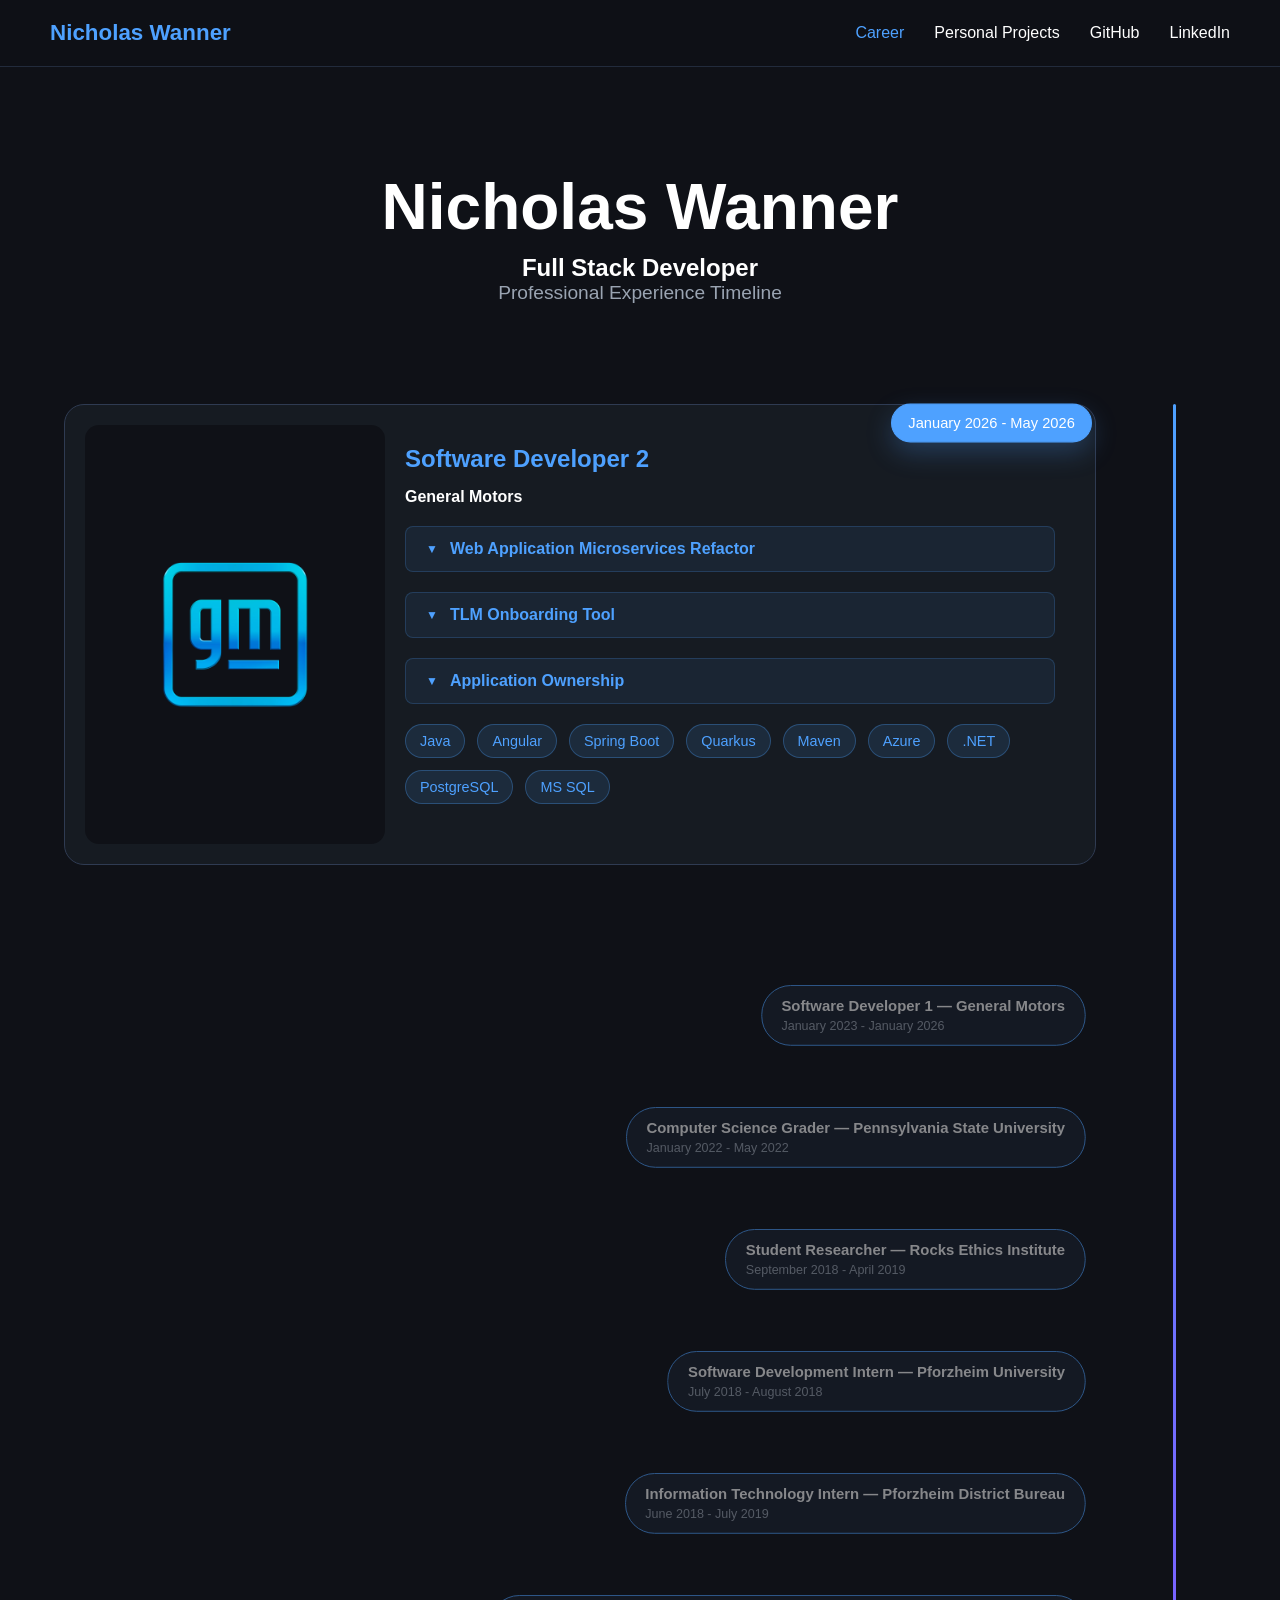
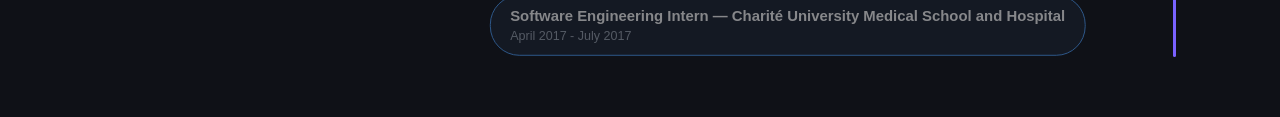
<file: index.html>
<!DOCTYPE html>
<html lang="en">

<head>
  <meta charset="UTF-8" />
  <meta name="viewport" content="width=device-width, initial-scale=1.0" />
  <title>Nicholas Wanner | Career Timeline</title>

  <link rel="stylesheet" href="css/global.css">
  <link rel="stylesheet" href="css/navbar.css">
  <link rel="stylesheet" href="css/timeline-item.css">
  <link rel="stylesheet" href="css/description-accordion.css">
  <link rel="stylesheet" href="css/career.css">
  <link rel="icon" href="./favicon.ico?v=2" type="image/x-icon">
</head>

<body>
  <div id="navbar"></div>
  <header class="hero">
    <h1>Nicholas Wanner</h1>
    <h2>Full Stack Developer</h2>
    <p>Professional Experience Timeline</p>
  </header>

  <main class="timeline-container">
    <div class="timeline-line"></div>
    <div class="timeline-items">
  </main>
  <script src="js/navbar.js"></script>
  <script src="js/description-accordion.js"></script>
  <script src="js/timeline-item.js"></script>
  <script src="js/career.js"></script>
</body>

</html>
</file>
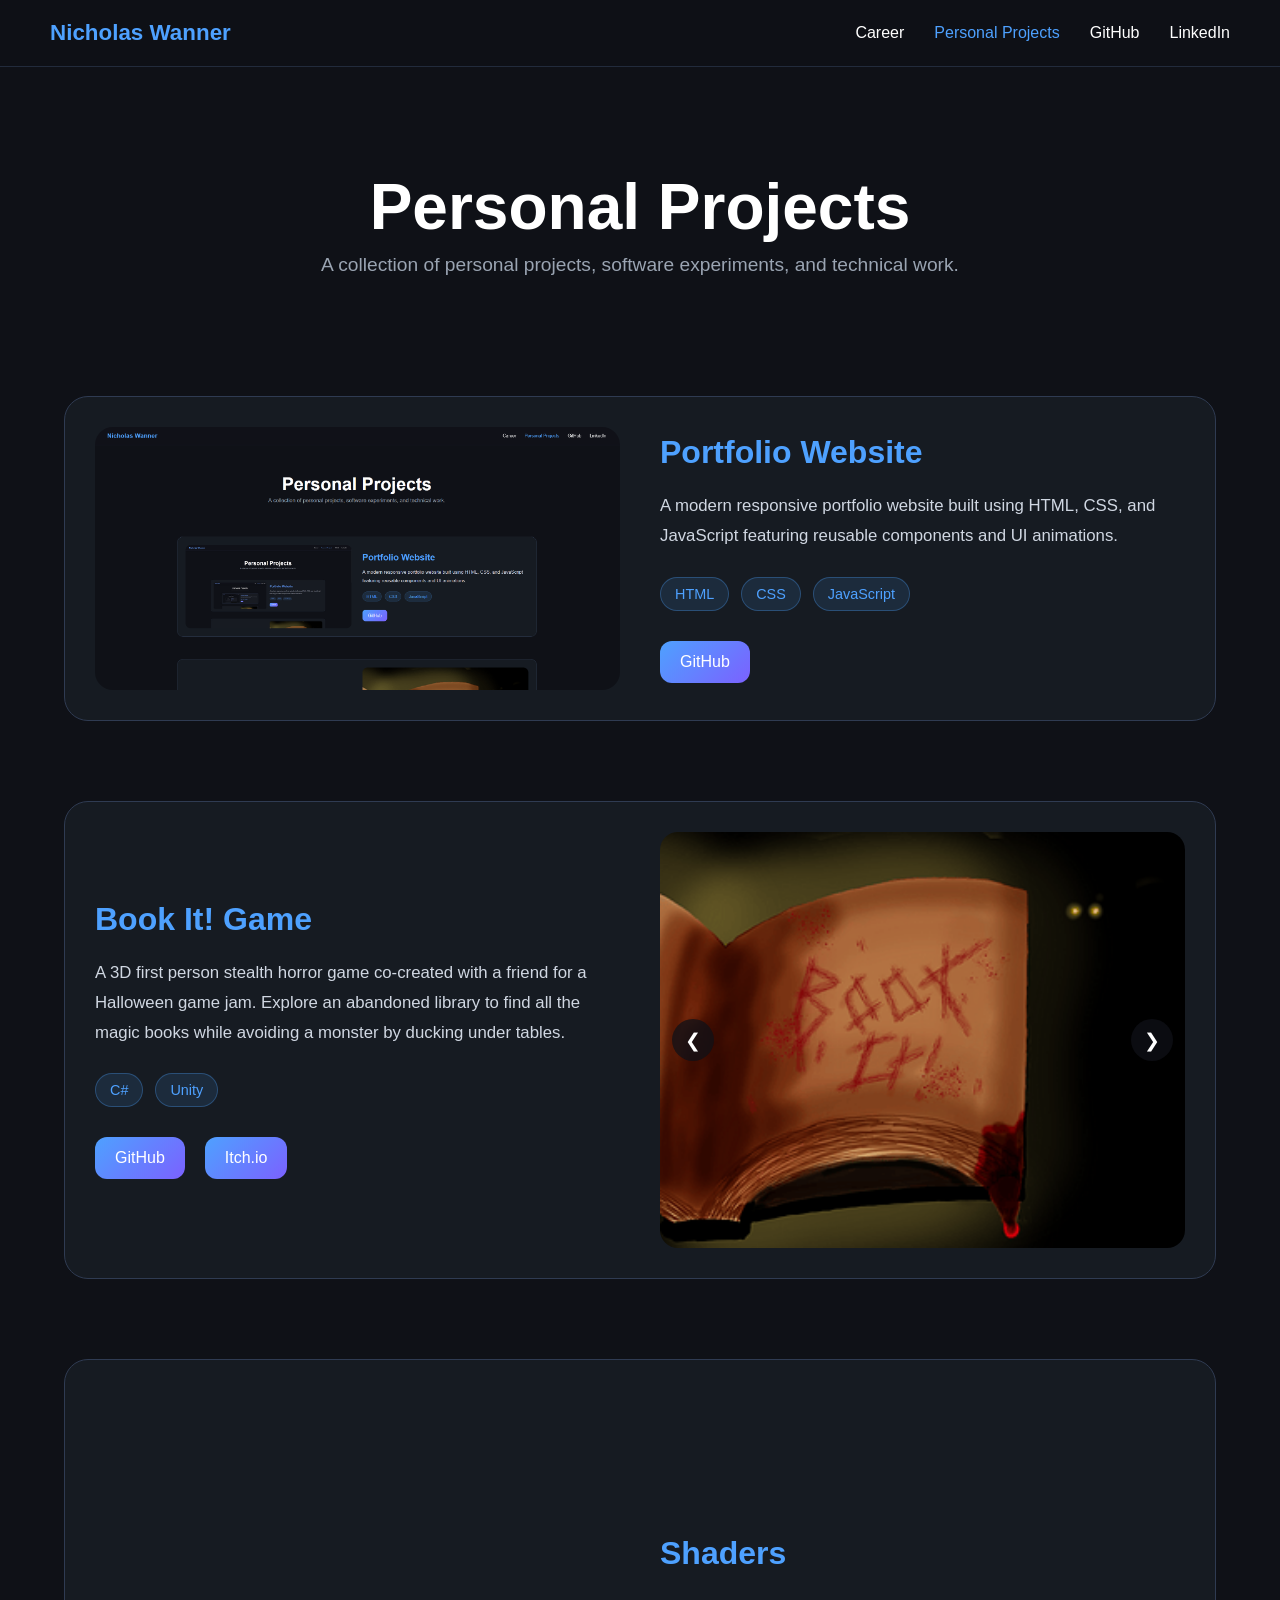
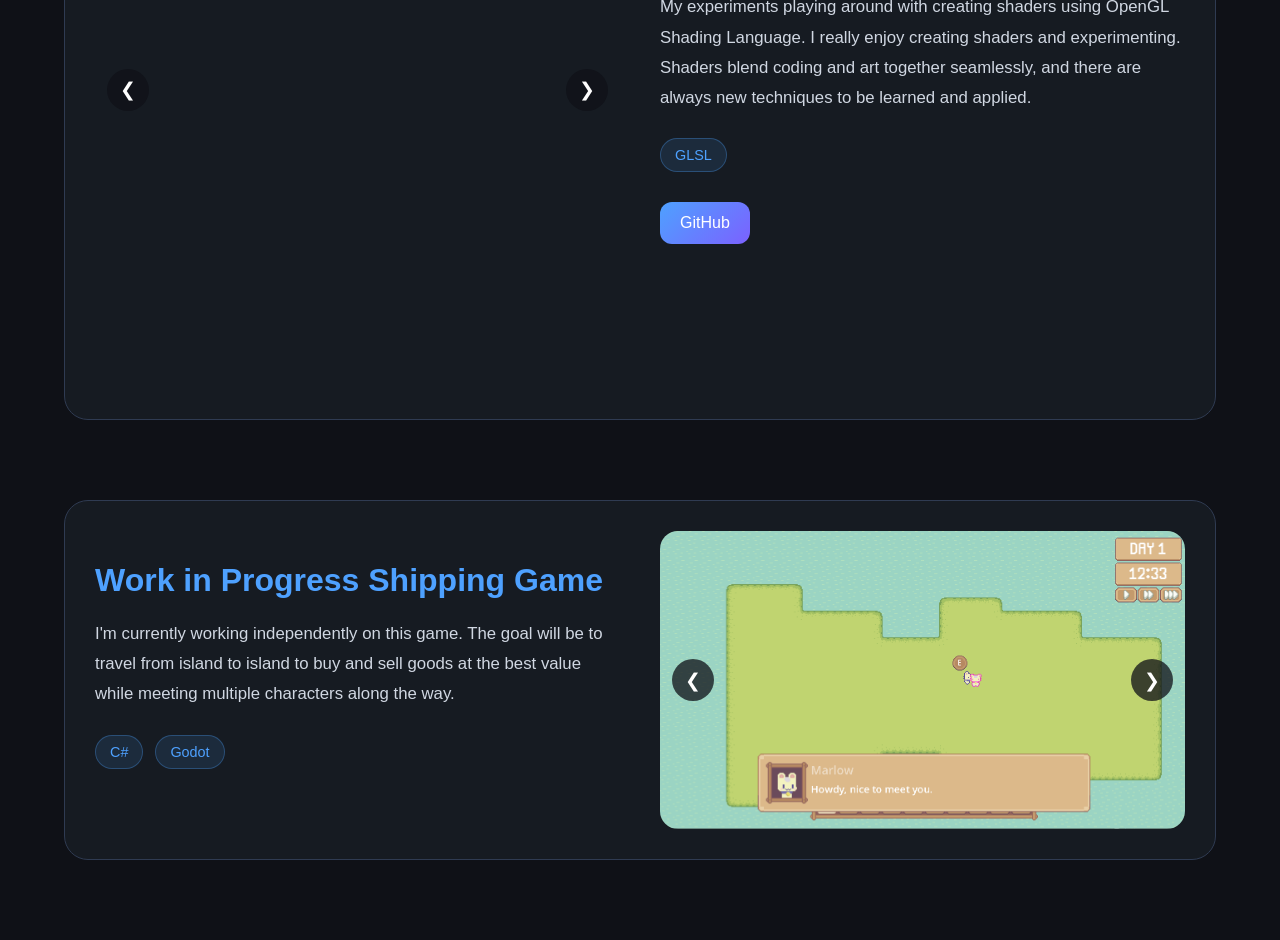
<file: projects.html>
<!DOCTYPE html>
<html lang="en">

<head>

  <meta charset="UTF-8">
  <meta name="viewport" content="width=device-width, initial-scale=1.0">

  <title>Nicholas Wanner | Personal Projects</title>

  <link rel="stylesheet" href="css/global.css">
  <link rel="stylesheet" href="css/navbar.css">
  <link rel="stylesheet" href="css/projects.css">
  <link rel="stylesheet" href="css/project-card.css">

</head>

<body>

  <div id="navbar"></div>

  <section class="hero">

    <h1>Personal Projects</h1>

    <p>
      A collection of personal projects,
      software experiments, and technical work.
    </p>

  </section>

  <section class="projects-container">
    <!-- cards injected here -->
  </section>

  <script src="js/navbar.js"></script>
  <script src="js/project-card.js"></script>
  <script src="js/projects.js"></script>

</body>

</html>
</file>
<file: css/global.css>
/* RESET */

* {
  margin: 0;
  padding: 0;
  box-sizing: border-box;
}

/* GLOBAL BODY */

body {
  background: #0f1117;
  color: white;
  font-family: Arial, Helvetica, sans-serif;
  overflow-x: hidden;

  /* Push content below fixed navbar */
  padding-top: 90px;
}

/* HERO SECTION */

.hero {
  text-align: center;
  padding: 80px 20px 40px;
}

.hero h1 {
  font-size: 4rem;
  margin-bottom: 10px;
}

.hero p {
  color: #9aa4b2;
  font-size: 1.2rem;
}

/* SHARED LINKS */

a {
  color: inherit;
}
</file>
<file: css/navbar.css>
/* NAVBAR */

.navbar {
  position: fixed;
  top: 0;
  width: 100%;

  display: flex;
  justify-content: space-between;
  align-items: center;

  padding: 20px 50px;

  background: rgba(15, 17, 23, 0.85);

  backdrop-filter: blur(10px);

  border-bottom: 1px solid #222b3c;

  z-index: 1000;
}

/* LOGO */

.nav-logo {
  font-size: 1.4rem;
  font-weight: bold;
  color: #4ea1ff;
}

/* NAV LINKS */

.nav-links {
  display: flex;
  gap: 30px;
  list-style: none;
}

.nav-links a {
  text-decoration: none;
  color: white;

  transition: 0.3s ease;
}

.nav-links a:hover {
  color: #4ea1ff;
}

/* ACTIVE PAGE */

.active-nav {
  color: #4ea1ff !important;
}
</file>
<file: css/timeline-item.css>
/* =========================
   TIMELINE ITEM COMPONENT
   ========================= */

/* ITEM WRAPPER (visual interaction) */
.timeline-item {
  position: relative;
  opacity: 0.5;
  transform: scale(0.98);
  transition: all 0.35s ease;
}

/* =========================
     TIMELINE BUTTON (PILL)
     ========================= */

.timeline-date {
  position: absolute;
  right: 0;
  top: 0;

  background: #1b2230;
  color: white;

  border: 1px solid #4ea1ff;
  border-radius: 30px;

  padding: 12px 20px;

  cursor: pointer;

  display: flex;
  flex-direction: column;
  align-items: flex-start;
  gap: 4px;

  z-index: 2;

  transition:
    background 0.3s ease,
    transform 0.35s cubic-bezier(0.2, 0.8, 0.2, 1),
    box-shadow 0.3s ease,
    padding 0.3s ease,
    border-radius 0.3s ease;
}

.timeline-date:hover {
  background: #4ea1ff;
  transform: translateX(-5px) scale(1.01);
}

/* TEXT INSIDE BUTTON */
.timeline-date .summary {
  font-size: 0.95rem;
  font-weight: 600;
  color: white;
  opacity: 1;
}

.timeline-date .dates {
  font-size: 0.8rem;
  color: #9aa4b2;
  opacity: 1;
}

/* TEXT ANIMATION */
.timeline-date .summary,
.timeline-date .dates {
  transition: opacity 0.25s ease, transform 0.25s ease;
}

/* =========================
     ACTIVE STATE (CLICKED)
     ========================= */

.timeline-item.active .timeline-date {
  padding: 10px 16px;
  border-radius: 20px;

  flex-direction: row;
  align-items: center;
  gap: 0;

  background: #4ea1ff;
  transform: translateX(-6px) scale(1.02);
  box-shadow: 0 10px 25px rgba(78, 161, 255, 0.25);
}

.timeline-item.active .timeline-date .summary {
  opacity: 0;
  width: 0;
  height: 0;
  overflow: hidden;
}

.timeline-item.active .timeline-date .dates {
  font-size: 0.9rem;
  color: white;
  opacity: 1;
}

/* =========================
     CONTENT CARD
     ========================= */

.timeline-content {
  background: #161b22;
  border: 1px solid #2f3b52;
  border-radius: 20px;

  overflow: hidden;

  display: grid;
  grid-template-columns:
    minmax(180px, 300px) minmax(0, 1fr);

  align-items: stretch;

  max-height: 0;
  opacity: 0;
  transform: translateY(-10px);

  padding: 0;

  transition:
    max-height 0.6s cubic-bezier(0.4, 0, 0.2, 1),
    opacity 0.4s ease,
    transform 0.4s ease,
    padding 0.4s ease;
}

.timeline-content.active {
  max-height: 2000px;
  opacity: 1;
  transform: translateY(0);
  padding: 20px;
}

/* IMAGE HANDLING */
.timeline-content img {
  width: 100%;
  height: 100%;
  object-fit: contain;
  padding: 20px;
  background: #0f1117;
  border-radius: 14px;
}

.timeline-content.no-image {
  grid-template-columns: 1fr;
}

/* TEXT */
.content-text {
  padding: 20px;
}

.content-text h2 {
  margin-bottom: 15px;
  color: #4ea1ff;
}

.timeline-tags {
  display: flex;
  flex-wrap: wrap;
  gap: 12px;
  margin: 14px 0 20px;
}

.timeline-tags span {
  background: rgba(78, 161, 255, 0.12);
  color: #4ea1ff;
  border: 1px solid rgba(78, 161, 255, 0.3);
  padding: 8px 14px;
  border-radius: 30px;
  font-size: 0.9rem;
}

.content-text p {
  line-height: 1.7;
  color: #d0d7e2;

  white-space: normal;
  overflow-wrap: break-word;
  word-break: break-word;
}
</file>
<file: css/description-accordion.css>
/* =========================
   ACCORDION COMPONENT
   ========================= */

.description-accordion {
  margin-bottom: 20px;
  margin-top: 20px;
}

.accordion-summary {
  cursor: pointer;
  padding: 12px 16px;
  background: rgba(78, 161, 255, 0.08);
  border: 1px solid rgba(78, 161, 255, 0.2);
  border-radius: 8px;
  color: #4ea1ff;
  font-weight: 600;
  font-size: 1rem;
  user-select: none;
  transition: all 0.3s ease;
  display: flex;
  align-items: center;
  gap: 8px;
}

.accordion-summary:hover {
  background: rgba(78, 161, 255, 0.15);
  border-color: rgba(78, 161, 255, 0.4);
}

.accordion-arrow {
  display: inline-flex;
  align-items: center;
  justify-content: center;
  width: 20px;
  height: 20px;
  color: #4ea1ff;
  font-size: 0.75rem;
  transition: transform 0.4s cubic-bezier(0.4, 0, 0.2, 1);
  flex-shrink: 0;
}

.description-accordion[open] .accordion-arrow {
  transform: rotate(180deg);
}

.accordion-summary::marker {
  display: none;
}

.accordion-content {
  overflow: hidden;
  margin-top: 8px;
  background: rgba(78, 161, 255, 0.04);
  border: 1px solid rgba(78, 161, 255, 0.1);
  border-radius: 8px;
  max-height: 0;
  opacity: 0;
  transition: max-height 0.4s cubic-bezier(0.4, 0, 0.2, 1),
    opacity 0.4s cubic-bezier(0.4, 0, 0.2, 1);
}

.description-accordion[open] .accordion-content {
  opacity: 1;
  max-height: 1000px;
}

.accordion-content p {
  padding: 16px;
  margin-bottom: 12px;
  line-height: 1.7;
  color: #d0d7e2;
}

.accordion-content p:last-child {
  margin-bottom: 0;
}
</file>
<file: css/career.css>
/* =========================
   CAREER PAGE LAYOUT
   ========================= */

/* TIMELINE CONTAINER */
.timeline-container {
  position: relative;
  width: 90%;
  max-width: 1200px;
  margin: 60px auto;
  padding-right: 120px;
}

/* WRAPPER */
.timeline-items {
  position: relative;
  display: flex;
  flex-direction: column;
  gap: 60px;
}

/* TIMELINE LINE */
.timeline-line {
  position: absolute;
  right: 40px;
  top: 0;

  width: 3px;
  height: 100%;

  background: linear-gradient(to bottom, #4ea1ff, #7b61ff);
  border-radius: 10px;
}

/* ACTIVE ITEM (page-level emphasis) */
.timeline-item.active {
  opacity: 1;
  transform: scale(1);
}

/* DEFAULT ITEM STATE */
.timeline-item {
  position: relative;
  margin-bottom: 60px;

  opacity: 0.5;
  transform: scale(0.98);

  transition: all 0.35s ease;
}

/* MOBILE LAYOUT */
@media (max-width: 900px) {
  .timeline-container {
    padding-right: 0;
  }

  .timeline-line {
    left: 20px;
    right: auto;
  }

  .timeline-date {
    position: relative;
    left: 50px;
    margin-bottom: 20px;
  }

  .timeline-content {
    grid-template-columns: 1fr;
    margin-left: 50px;
  }

  .timeline-content img {
    height: 220px;
  }
}
</file>
<file: css/projects.css>
/* =========================
   PROJECTS PAGE LAYOUT
   ========================= */

.projects-container {

  width: 90%;
  max-width: 1300px;

  margin: 80px auto;

  display: flex;
  flex-direction: column;

  gap: 80px;
}
</file>
<file: css/project-card.css>
/* =========================
   PROJECT CARD COMPONENT
   ========================= */

.project-card {

    display: grid;
    grid-template-columns: 1fr 1fr;

    gap: 40px;

    background: #161b22;

    border: 1px solid #2f3b52;

    border-radius: 24px;

    padding: 30px;

    overflow: hidden;

    transition:
        transform 0.3s ease,
        border-color 0.3s ease,
        box-shadow 0.3s ease;
}

/* HOVER EFFECT */

.project-card:hover {

    transform: translateY(-8px);

    border-color: #4ea1ff;

    box-shadow:
        0 10px 40px rgba(78, 161, 255, 0.15);
}

/* REVERSED LAYOUT */

.project-card.reverse .project-image {
    order: 2;
}

.project-card.reverse .project-info {
    order: 1;
}

/* IMAGE CONTAINER */

.project-image {
    position: relative;
    overflow: hidden;
    border-radius: 18px;
}

/* TRACK */

.image-track {
    display: flex;
    transition: transform 0.4s ease;
    width: 100%;
}

/* IMAGES + VIDEOS */

.image-track img,
.image-track video {

    width: 100%;
    flex-shrink: 0;
    object-fit: cover;
    display: block;
}

/* NAV BUTTONS */

.image-nav {
    position: absolute;
    top: 50%;

    transform: translateY(-50%);

    width: 42px;
    height: 42px;

    border: none;
    border-radius: 50%;

    cursor: pointer;

    background: rgba(15, 17, 23, 0.75);

    color: white;

    font-size: 1.2rem;

    z-index: 2;

    transition:
        background 0.25s ease,
        transform 0.25s ease;
}

/* LEFT */

.image-nav.prev {
    left: 12px;
}

/* RIGHT */

.image-nav.next {
    right: 12px;
}

/* HOVER */

.image-nav:hover {
    background: #4ea1ff;
    transform:
        translateY(-50%) scale(1.08);
}

/* INFO */

.project-info {

    display: flex;
    flex-direction: column;
    justify-content: center;
}

/* TITLE */

.project-info h2 {

    font-size: 2rem;

    margin-bottom: 20px;

    color: #4ea1ff;
}

/* DESCRIPTION */

.project-info p {

    color: #d0d7e2;

    line-height: 1.8;

    margin-bottom: 25px;

    font-size: 1.05rem;
}

/* TAGS */

.project-tags {

    display: flex;
    flex-wrap: wrap;

    gap: 12px;

    margin-bottom: 30px;
}

.project-tags span {

    background: rgba(78, 161, 255, 0.12);

    color: #4ea1ff;

    border: 1px solid rgba(78, 161, 255, 0.3);

    padding: 8px 14px;

    border-radius: 30px;

    font-size: 0.9rem;
}

/* LINKS */

.project-links {

    display: flex;
    flex-wrap: wrap;

    gap: 20px;
}

.project-links a {

    text-decoration: none;

    padding: 12px 20px;

    border-radius: 12px;

    background: linear-gradient(135deg,
            #4ea1ff,
            #7b61ff);

    color: white;

    transition:
        transform 0.3s ease,
        opacity 0.3s ease;
}

.project-links a:hover {

    transform: translateY(-3px);

    opacity: 0.9;
}

/* MOBILE */

@media (max-width: 950px) {

    .project-card {
        grid-template-columns: 1fr;
    }

    .project-card.reverse .project-image,
    .project-card.reverse .project-info {
        order: unset;
    }

    .project-image img,
    .project-image video {
        height: 260px;
    }

    .project-info h2 {
        font-size: 1.6rem;
    }
}
</file>
